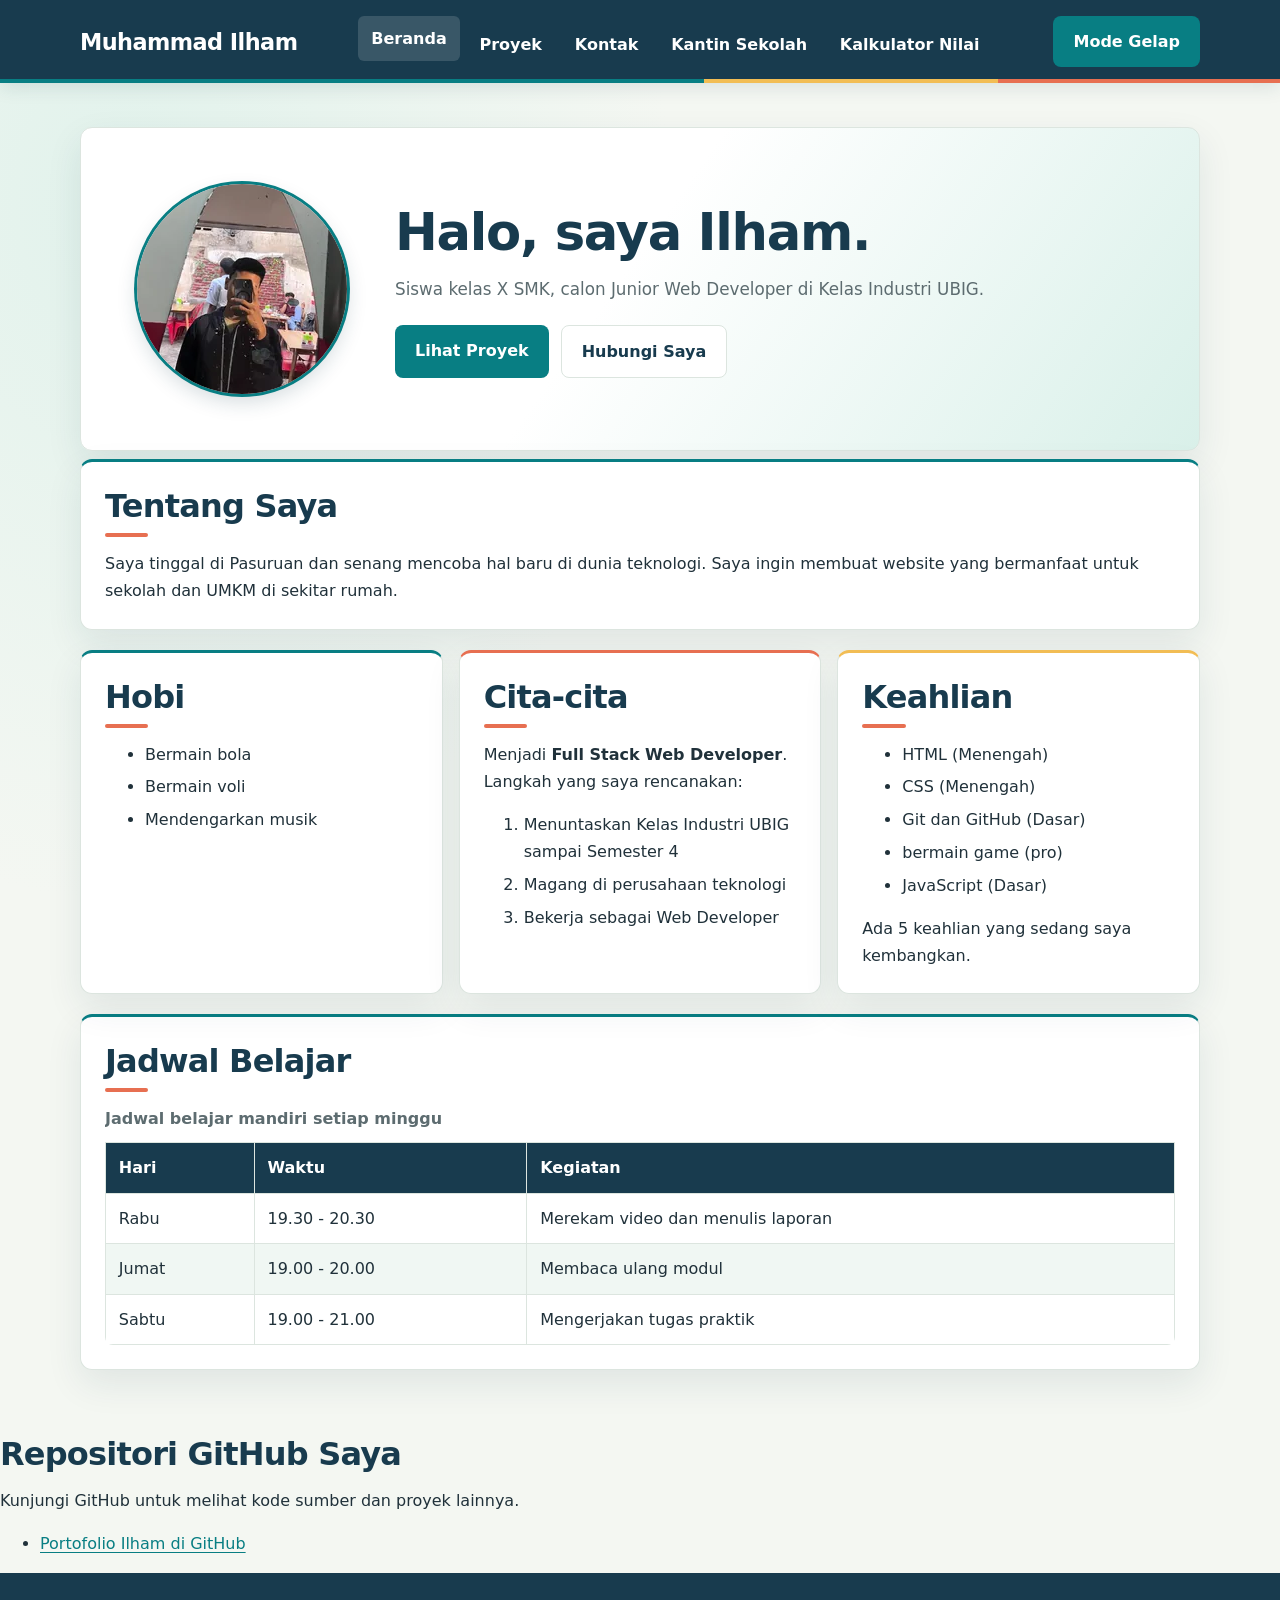
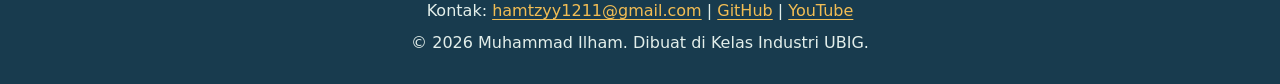
<file: index.html>
<!DOCTYPE html>
<html lang="id">
<head>
  <meta charset="UTF-8">
  <meta name="viewport" content="width=device-width, initial-scale=1.0">
  <title>Muhammad Ilham | Beranda</title>
  <meta name="description" content="Portofolio Muhammad Ilham, siswa SMK yang sedang belajar pengembangan web di Kelas Industri UBIG.">
  <link rel="icon" href="favicon.svg" type="image/svg+xml">
  <link rel="stylesheet" href="css/style.css">
  <script src="js/tema.js" defer></script>
</head>
<body>
  <header>
    <div class="container navbar">
      <h1>Muhammad Ilham</h1>
      <nav class="menu-laptop" aria-label="Navigasi utama">
        <ul>
          <li><a href="index.html" aria-current="page">Beranda</a></li>
          <li><a href="proyek.html">Proyek</a></li>
          <li><a href="kontak.html">Kontak</a></li>
          <li><a href="js/kantin.sekolah/kantin.smkn1.html">Kantin Sekolah</a></li>
          <li><a href="kalkulator.html">Kalkulator Nilai</a></li>
        </ul>
      </nav>
      <!-- Tantangan: menu ponsel yang bisa dibuka-tutup -->
      <details class="menu-ponsel">
        <summary>Menu</summary>
        <nav aria-label="Navigasi utama">
          <ul>
            <li><a href="index.html" aria-current="page">Beranda</a></li>
            <li><a href="proyek.html">Proyek</a></li>
            <li><a href="kontak.html">Kontak</a></li>
            <li><a href="js/kantin.sekolah/kantin.smkn1.html">Kantin Sekolah</a></li>
            <li><a href="kalkulator.html">Kalkulator Nilai</a></li>
          </ul>
        </nav>
      </details>
      <button type="button" id="tombol-tema" aria-label="Ubah tema halaman">Mode Gelap</button>
    </div>
  </header>

  <main>
    <div class="container">
      <section class="hero">
        <img src="foto_saya-210.webp" alt="Foto profil Muhammad Ilham" width="180" height="180" fetchpriority="high">
        <div>
          <h2>Halo, saya Ilham.</h2>
          <p>Siswa kelas X SMK, calon Junior Web Developer di Kelas Industri UBIG.</p>
          <div class="hero-actions">
            <a href="proyek.html" class="tombol">Lihat Proyek</a>
            <a href="kontak.html" class="tombol tombol-sekunder">Hubungi Saya</a>
          </div>
        </div>
      </section>

      <section class="kartu">
        <h2>Tentang Saya</h2>
        <p>Saya tinggal di Pasuruan dan senang mencoba hal baru di dunia teknologi. Saya ingin membuat website yang bermanfaat untuk sekolah dan UMKM di sekitar rumah.</p>
      </section>

      <div class="daftar-kartu">
        <section class="kartu">
          <h2>Hobi</h2>
          <ul>
            <li>Bermain bola</li>
            <li>Bermain voli</li>
            <li>Mendengarkan musik</li>
          </ul>
        </section>

        <section class="kartu">
          <h2>Cita-cita</h2>
          <p>Menjadi <strong>Full Stack Web Developer</strong>. Langkah yang saya rencanakan:</p>
          <ol>
            <li>Menuntaskan Kelas Industri UBIG sampai Semester 4</li>
            <li>Magang di perusahaan teknologi</li>
            <li>Bekerja sebagai Web Developer</li>
          </ol>
        </section>

        <section class="kartu">
          <h2>Keahlian</h2>
          <ul>
            <li>HTML (Menengah)</li>
            <li>CSS (Menengah)</li>
            <li>Git dan GitHub (Dasar)</li>
            <li>bermain game (pro)</li>
            <li>JavaScript (Dasar)</li>
          </ul>
          <p>Ada 5 keahlian yang sedang saya kembangkan.</p>
        </section>
      </div>

      <section class="kartu">
        <h2>Jadwal Belajar</h2>
        <div class="table-scroll">
          <table>
            <caption>Jadwal belajar mandiri setiap minggu</caption>
            <thead>
              <tr>
                <th scope="col">Hari</th>
                <th scope="col">Waktu</th>
                <th scope="col">Kegiatan</th>
              </tr>
            </thead>
            <tbody>
              <tr>
                <td>Rabu</td>
                <td>19.30 - 20.30</td>
                <td>Merekam video dan menulis laporan</td>
              </tr>
              <tr>
                <td>Jumat</td>
                <td>19.00 - 20.00</td>
                <td>Membaca ulang modul</td>
              </tr>
              <tr>
                <td>Sabtu</td>
                <td>19.00 - 21.00</td>
                <td>Mengerjakan tugas praktik</td>
              </tr>
            </tbody>
          </table>
        </div>
      </section>
    </div>
  </main>

  <section class="github-section" aria-labelledby="github-heading">
    <h2 id="github-heading">Repositori GitHub Saya</h2>

    <p>Kunjungi GitHub untuk melihat kode sumber dan proyek lainnya.</p>
    <ul>
      <li><a href="https://github.com/Ilham-Brengsek/portofolio-ilham" target="_blank" rel="noopener noreferrer">Portofolio Ilham di GitHub</a></li>
    </ul>
</section>

  <div id="hasil"></div>

  <footer>
    <p>Kontak: <a href="mailto:hamtzyy1211@gmail.com">hamtzyy1211@gmail.com</a> |
      <a href="https://github.com/Ilham-Brengsek" target="_blank" rel="noopener noreferrer">GitHub</a> |
      <a href="https://youtube.com/@ilham1212-j1l?si=qXObnCH-qGrHHFki" target="_blank" rel="noopener noreferrer">YouTube</a></p>
    <p>&copy; 2026 Muhammad Ilham. Dibuat di Kelas Industri UBIG.</p>
  </footer>
</body>
</html>
</file>
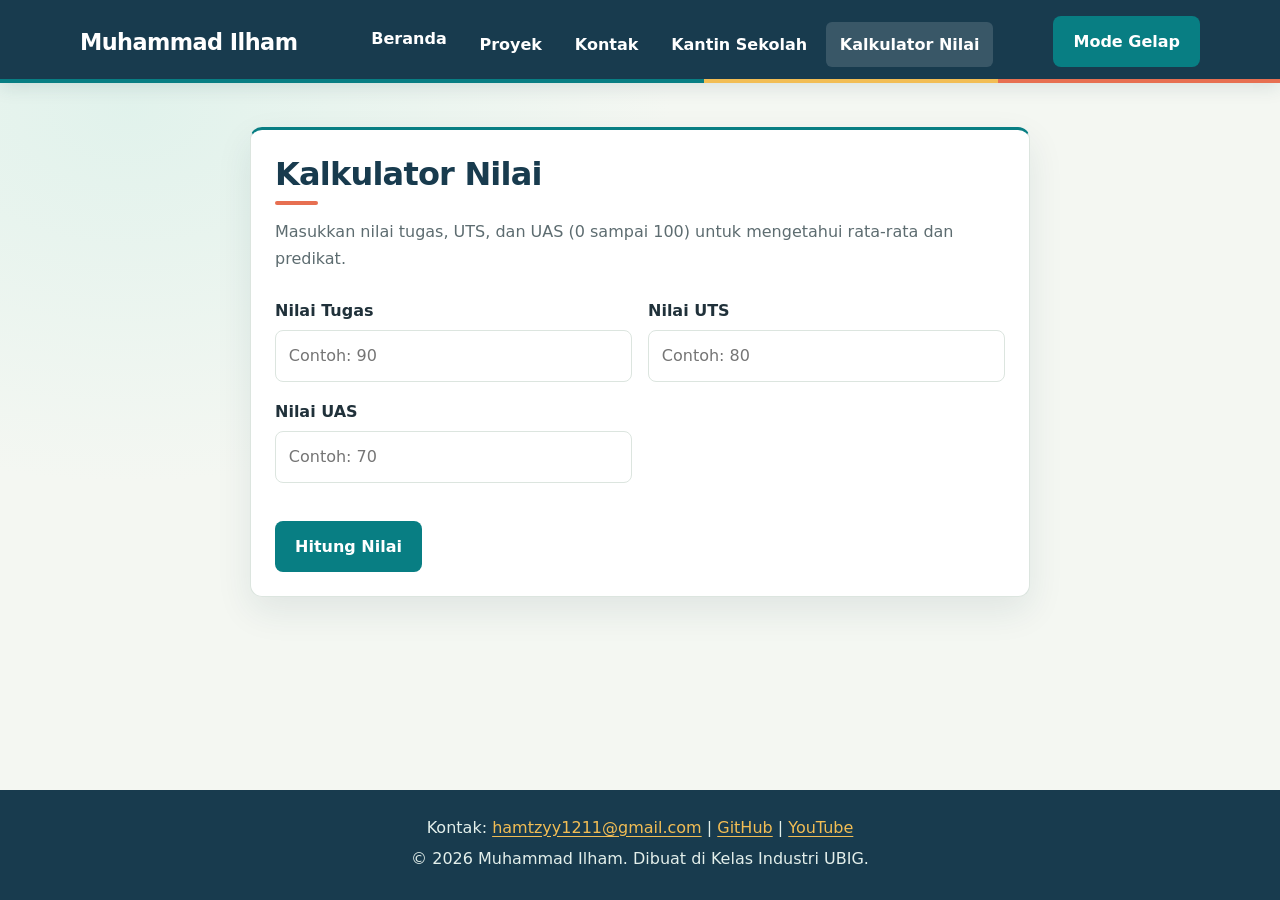
<file: kalkulator.html>
<!DOCTYPE html>
<html lang="id">
<head>
  <meta charset="UTF-8">
  <meta name="viewport" content="width=device-width, initial-scale=1.0">
  <title>Muhammad Ilham | Kalkulator Nilai</title>
  <meta name="description" content="Hitung rata-rata dan predikat nilai tugas, UTS, dan UAS.">
  <link rel="icon" href="favicon.svg" type="image/svg+xml">
  <link rel="stylesheet" href="css/style.css">
  <script src="js/tema.js" defer></script>
  <script src="js/kalkulator.js" defer></script>
</head>
<body>
  <header>
    <div class="container navbar">
      <h1>Muhammad Ilham</h1>
      <nav class="menu-laptop" aria-label="Navigasi utama">
        <ul>
          <li><a href="index.html">Beranda</a></li>
          <li><a href="proyek.html">Proyek</a></li>
          <li><a href="kontak.html">Kontak</a></li>
          <li><a href="js/kantin.sekolah/kantin.smkn1.html">Kantin Sekolah</a></li>
          <li><a href="kalkulator.html" aria-current="page">Kalkulator Nilai</a></li>
        </ul>
      </nav>
      <details class="menu-ponsel">
        <summary>Menu</summary>
        <nav aria-label="Navigasi utama">
          <ul>
            <li><a href="index.html">Beranda</a></li>
            <li><a href="proyek.html">Proyek</a></li>
            <li><a href="kontak.html">Kontak</a></li>
            <li><a href="js/kantin.sekolah/kantin.smkn1.html">Kantin Sekolah</a></li>
            <li><a href="kalkulator.html" aria-current="page">Kalkulator Nilai</a></li>
          </ul>
        </nav>
      </details>
      <button type="button" id="tombol-tema" aria-label="Ubah tema halaman">Mode Gelap</button>
    </div>
  </header>

  <main>
    <div class="container">
      <section class="kartu kontak-card">
        <h2>Kalkulator Nilai</h2>
        <p class="pengantar">Masukkan nilai tugas, UTS, dan UAS (0 sampai 100) untuk mengetahui rata-rata dan predikat.</p>

        <form id="form-kalkulator">
          <div class="form-grid">
            <p class="form-field">
              <label for="tugas">Nilai Tugas</label>
              <input type="number" id="tugas" name="tugas" min="0" max="100" step="any" placeholder="Contoh: 90" required>
            </p>
            <p class="form-field">
              <label for="uts">Nilai UTS</label>
              <input type="number" id="uts" name="uts" min="0" max="100" step="any" placeholder="Contoh: 80" required>
            </p>
            <p class="form-field">
              <label for="uas">Nilai UAS</label>
              <input type="number" id="uas" name="uas" min="0" max="100" step="any" placeholder="Contoh: 70" required>
            </p>
          </div>
          <button type="submit">Hitung Nilai</button>
          <p class="form-status" id="hasil-kalkulator" aria-live="polite" hidden></p>
        </form>
      </section>
    </div>
  </main>

  <footer>
    <p>Kontak: <a href="mailto:hamtzyy1211@gmail.com">hamtzyy1211@gmail.com</a> |
      <a href="https://github.com/Ilham-Brengsek" target="_blank" rel="noopener noreferrer">GitHub</a> |
      <a href="https://youtube.com/@ilham1212-j1l?si=qXObnCH-qGrHHFki" target="_blank" rel="noopener noreferrer">YouTube</a></p>
    <p>&copy; 2026 Muhammad Ilham. Dibuat di Kelas Industri UBIG.</p>
  </footer>
</body>
</html>
</file>
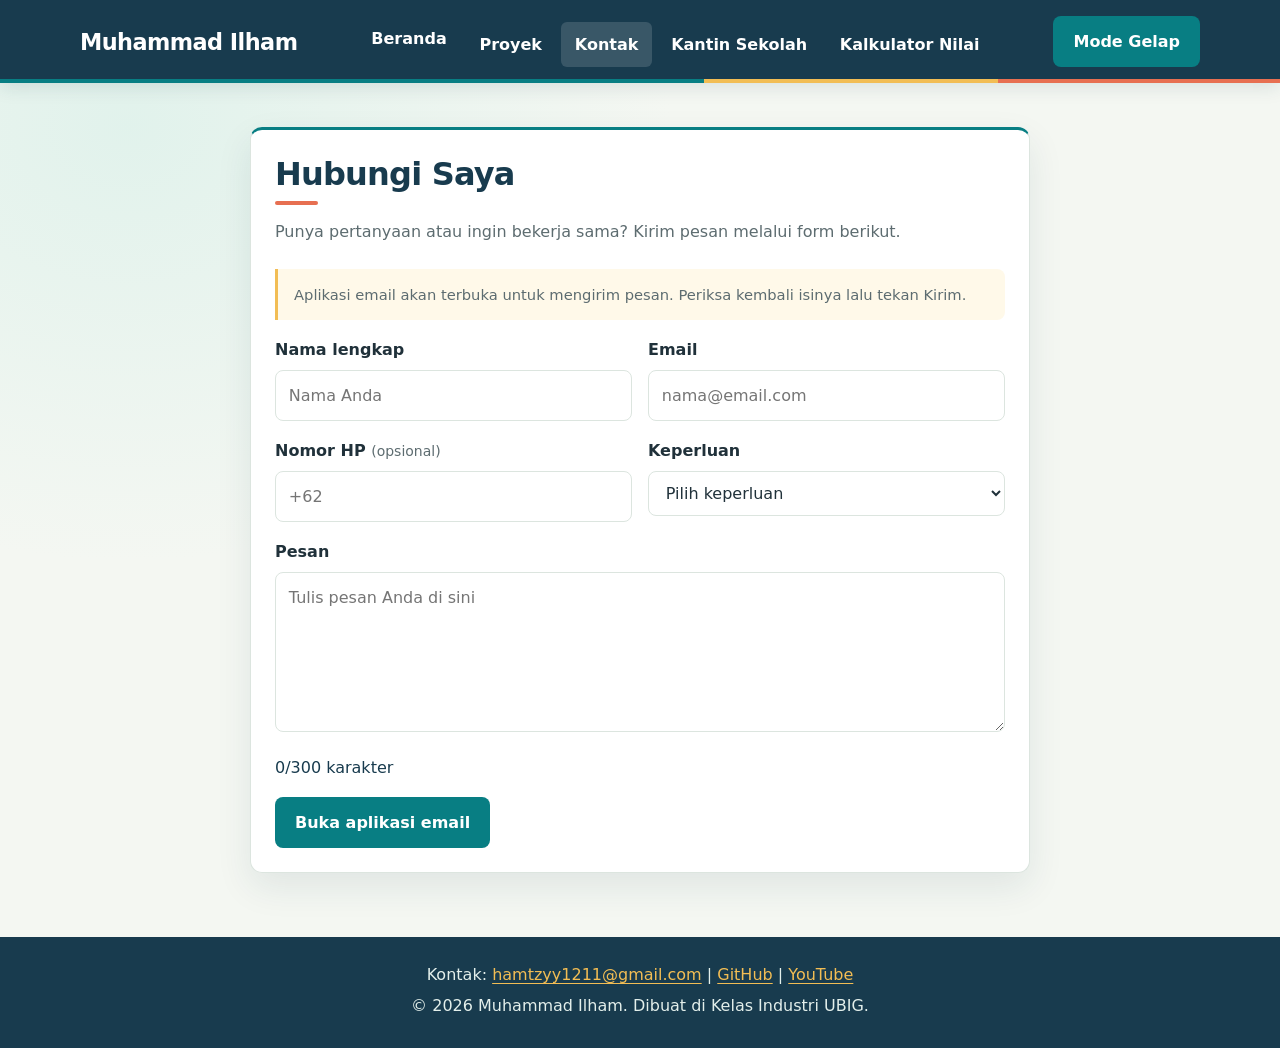
<file: kontak.html>
<!DOCTYPE html>
<html lang="id">
<head>
  <meta charset="UTF-8">
  <meta name="viewport" content="width=device-width, initial-scale=1.0">
  <title>Muhammad Ilham | Kontak</title>
  <meta name="description" content="Hubungi Muhammad Ilham melalui form kontak untuk bertanya atau membicarakan kerja sama proyek.">
  <link rel="icon" href="favicon.svg" type="image/svg+xml">
  <link rel="stylesheet" href="css/style.css">
  <script src="js/tema.js" defer></script>
</head>
<body>
  <header>
    <div class="container navbar">
      <h1>Muhammad Ilham</h1>
      <nav class="menu-laptop" aria-label="Navigasi utama">
        <ul>
          <li><a href="index.html">Beranda</a></li>
          <li><a href="proyek.html">Proyek</a></li>
          <li><a href="kontak.html" aria-current="page">Kontak</a></li>
          <li><a href="js/kantin.sekolah/kantin.smkn1.html">Kantin Sekolah</a></li>
          <li><a href="kalkulator.html">Kalkulator Nilai</a></li>
        </ul>
      </nav>
      <!-- Tantangan: menu ponsel yang bisa dibuka-tutup -->
      <details class="menu-ponsel">
        <summary>Menu</summary>
        <nav aria-label="Navigasi utama">
          <ul>
            <li><a href="index.html">Beranda</a></li>
            <li><a href="proyek.html">Proyek</a></li>
            <li><a href="kontak.html" aria-current="page">Kontak</a></li>
            <li><a href="js/kantin.sekolah/kantin.smkn1.html">Kantin Sekolah</a></li>
            <li><a href="kalkulator.html">Kalkulator Nilai</a></li>
          </ul>
        </nav>
      </details>
      <button type="button" id="tombol-tema" aria-label="Ubah tema halaman">Mode Gelap</button>
    </div>
  </header>

  <main>
    <div class="container">
      <section class="kartu kontak-card">
        <h2>Hubungi Saya</h2>
        <p class="pengantar">Punya pertanyaan atau ingin bekerja sama? Kirim pesan melalui form berikut.</p>
        <p class="catatan-form">Aplikasi email akan terbuka untuk mengirim pesan. Periksa kembali isinya lalu tekan Kirim.</p>

        <form method="post" data-contact-form data-recipient="hamtzyy1211@gmail.com">
          <div class="form-grid">
            <p class="form-field">
              <label for="nama">Nama lengkap</label>
              <input type="text" id="nama" name="nama" placeholder="Nama Anda" autocomplete="name" required>
            </p>
            <p class="form-field">
              <label for="email">Email</label>
              <input type="email" id="email" name="email" placeholder="nama@email.com" autocomplete="email" required>
            </p>
            <p class="form-field">
              <label for="hp">Nomor HP <span class="opsional">(opsional)</span></label>
              <input type="tel" id="hp" name="hp" placeholder="+62" autocomplete="tel">
            </p>
            <p class="form-field">
              <label for="keperluan">Keperluan</label>
              <select id="keperluan" name="keperluan" required>
                <option value="">Pilih keperluan</option>
                <option value="Bertanya">Bertanya</option>
                <option value="Kerja sama proyek">Kerja sama proyek</option>
                <option value="Lainnya">Lainnya</option>
              </select>
            </p>
            <p class="form-field form-field-penuh">
              <label for="pesan">Pesan</label>
              <textarea id="pesan" name="pesan" rows="5" maxlength="300" placeholder="Tulis pesan Anda di sini" required></textarea>
            </p>
          </div>
          <p class="form-status" id="hitung-karakter" role="status" aria-live="polite">0/300 karakter</p>
          <button type="submit">Buka aplikasi email</button>
          <p class="form-status" role="status" aria-live="polite" hidden></p>
        </form>
      </section>
    </div>
  </main>

  <footer>
      <p>Kontak: <a href="mailto:hamtzyy1211@gmail.com">hamtzyy1211@gmail.com</a> |
        <a href="https://github.com/Ilham-Brengsek" target="_blank" rel="noopener noreferrer">GitHub</a> |
        <a href="https://youtube.com/@ilham1212-j1l?si=qXObnCH-qGrHHFki" target="_blank" rel="noopener noreferrer">YouTube</a></p>
    <p>&copy; 2026 Muhammad Ilham. Dibuat di Kelas Industri UBIG.</p>
  </footer>
    <script src="js/kontak.js" defer></script>
</body>
</html>
</file>
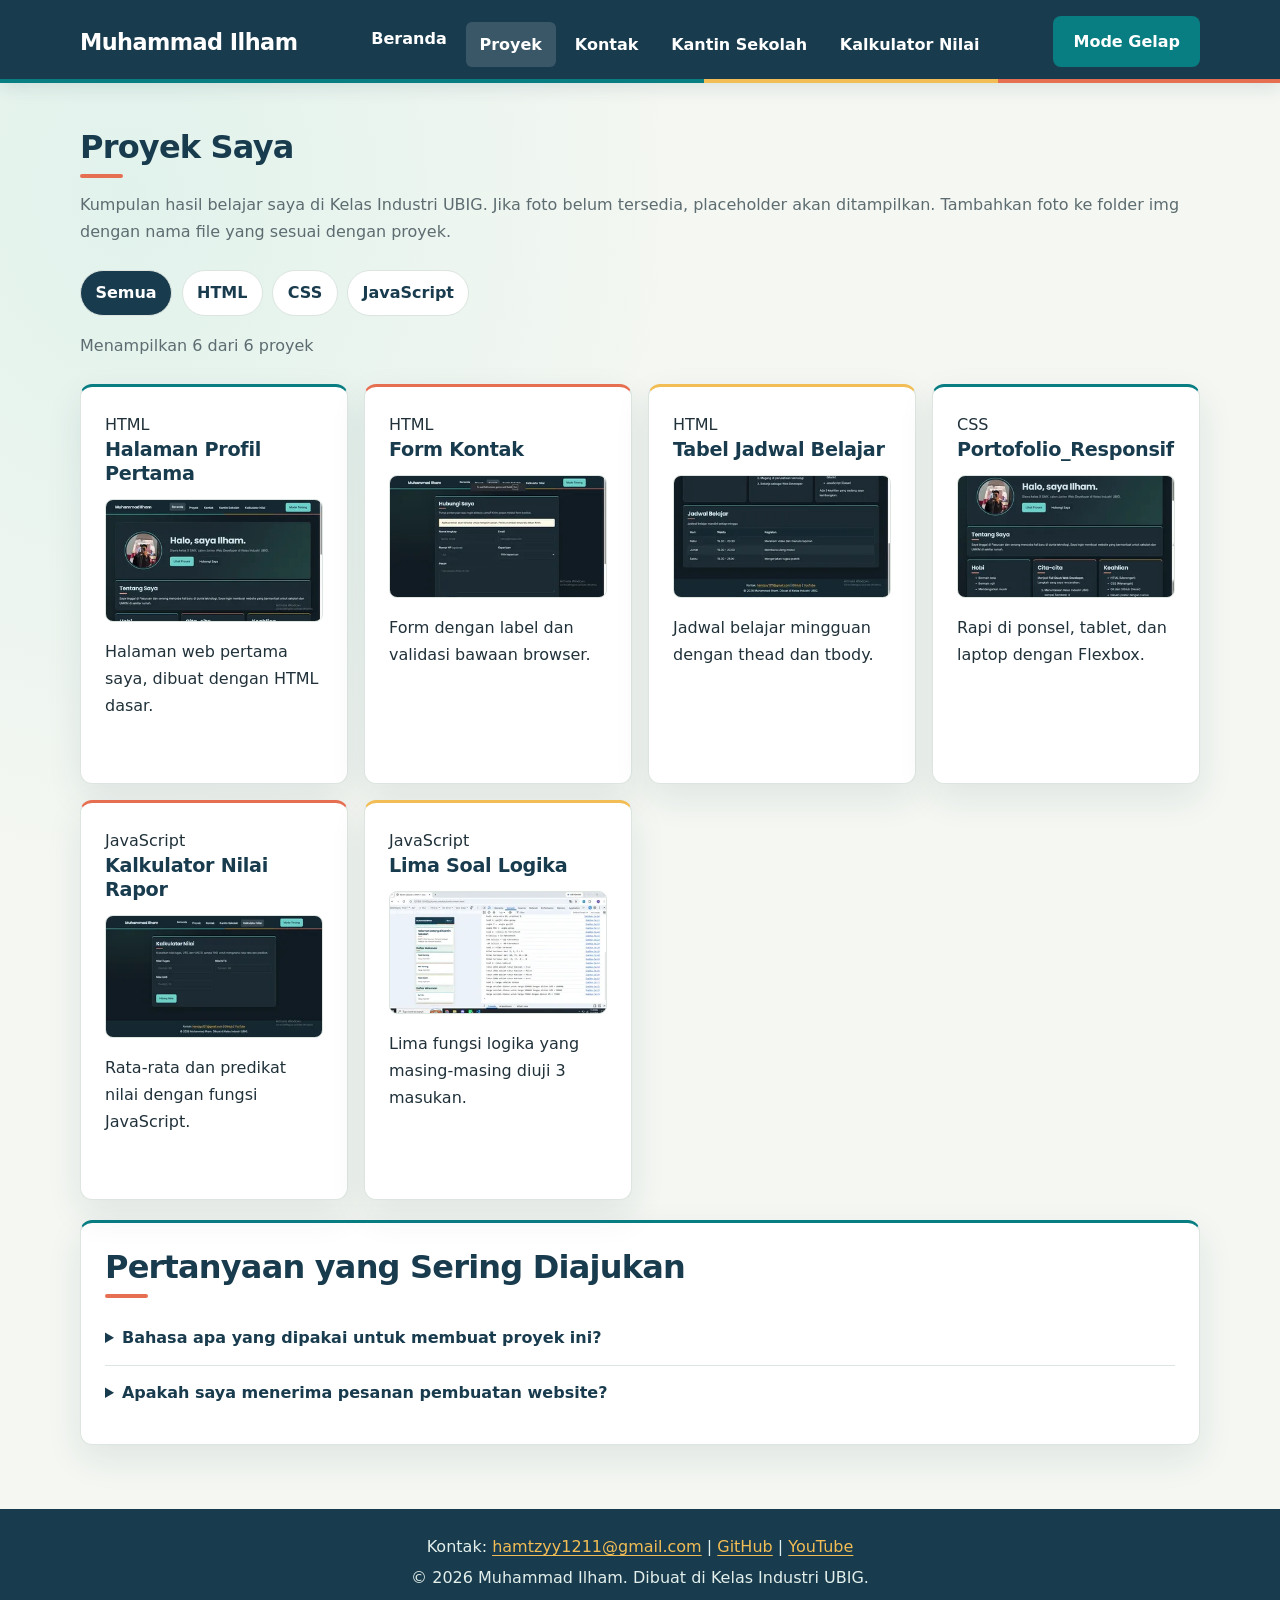
<file: proyek.html>
<!DOCTYPE html>
<html lang="id">
<head>
  <meta charset="UTF-8">
  <meta name="viewport" content="width=device-width, initial-scale=1.0">
  <title>Muhammad Ilham | Proyek</title>
  <meta name="description" content="Lihat proyek latihan web Muhammad Ilham, termasuk halaman profil, form kontak, jadwal belajar, dan kalkulator nilai.">
  <link rel="icon" href="favicon.svg" type="image/svg+xml">
  <link rel="preload" as="image" href="halaman_profil_pertama-360.webp" fetchpriority="high">
  <link rel="stylesheet" href="css/style.css">
  <script src="js/tema.js" defer></script>
  <script src="js/main.js" defer></script>
</head>
<body>
  <header>
    <div class="container navbar">
      <h1>Muhammad Ilham</h1>
      <nav class="menu-laptop" aria-label="Navigasi utama">
        <ul>
          <li><a href="index.html">Beranda</a></li>
          <li><a href="proyek.html" aria-current="page">Proyek</a></li>
          <li><a href="kontak.html">Kontak</a></li>
          <li><a href="js/kantin.sekolah/kantin.smkn1.html">Kantin Sekolah</a></li>
          <li><a href="kalkulator.html">Kalkulator Nilai</a></li>
        </ul>
      </nav>
      <!-- Tantangan: menu ponsel yang bisa dibuka-tutup -->
      <details class="menu-ponsel">
        <summary>Menu</summary>
        <nav aria-label="Navigasi utama">
          <ul>
            <li><a href="index.html">Beranda</a></li>
            <li><a href="proyek.html" aria-current="page">Proyek</a></li>
            <li><a href="kontak.html">Kontak</a></li>
            <li><a href="js/kantin.sekolah/kantin.smkn1.html">Kantin Sekolah</a></li>
            <li><a href="kalkulator.html">Kalkulator Nilai</a></li>
          </ul>
        </nav>
      </details>
      <button type="button" id="tombol-tema">Mode Gelap</button>
    </div>
  </header>

  <main>
    <div class="container">
      <section>
        <h2>Proyek Saya</h2>
        <p class="pengantar">Kumpulan hasil belajar saya di Kelas Industri UBIG. Jika foto belum tersedia, placeholder akan ditampilkan. Tambahkan foto ke folder img dengan nama file yang sesuai dengan proyek.</p>

        <div class="filter-group" role="group" aria-label="Filter proyek">
          <button type="button" class="tombol-filter aktif" id="filter-semua">Semua</button>
          <button type="button" class="tombol-filter" id="filter-html">HTML</button>
          <button type="button" class="tombol-filter" id="filter-css">CSS</button>
          <button type="button" class="tombol-filter" id="filter-js">JavaScript</button>
        </div>
        <p id="jumlah-proyek" class="pengantar" role="status" aria-live="polite">Memuat proyek...</p>
        <div id="daftar-proyek" class="daftar-kartu" aria-busy="true">
          <article class="kartu kartu-placeholder" aria-hidden="true">
            <span class="placeholder-kategori"></span>
            <h3 class="placeholder-judul"></h3>
            <div class="placeholder-gambar"></div>
            <p><span></span><span></span></p>
          </article>
          <article class="kartu kartu-placeholder" aria-hidden="true">
            <span class="placeholder-kategori"></span>
            <h3 class="placeholder-judul"></h3>
            <div class="placeholder-gambar"></div>
            <p><span></span><span></span></p>
          </article>
          <article class="kartu kartu-placeholder" aria-hidden="true">
            <span class="placeholder-kategori"></span>
            <h3 class="placeholder-judul"></h3>
            <div class="placeholder-gambar"></div>
            <p><span></span><span></span></p>
          </article>
          <article class="kartu kartu-placeholder" aria-hidden="true">
            <span class="placeholder-kategori"></span>
            <h3 class="placeholder-judul"></h3>
            <div class="placeholder-gambar"></div>
            <p><span></span><span></span></p>
          </article>
          <article class="kartu kartu-placeholder" aria-hidden="true">
            <span class="placeholder-kategori"></span>
            <h3 class="placeholder-judul"></h3>
            <div class="placeholder-gambar"></div>
            <p><span></span><span></span></p>
          </article>
          <article class="kartu kartu-placeholder" aria-hidden="true">
            <span class="placeholder-kategori"></span>
            <h3 class="placeholder-judul"></h3>
            <div class="placeholder-gambar"></div>
            <p><span></span><span></span></p>
          </article>
        </div>
      </section>

      <!-- FAQ dengan details dan summary -->
      <section class="kartu">
        <h2>Pertanyaan yang Sering Diajukan</h2>
        <details>
          <summary>Bahasa apa yang dipakai untuk membuat proyek ini?</summary>
          <p>Proyek-proyek ini dibuat dengan HTML dan CSS sebagai bagian dari proses belajar pengembangan web.</p>
        </details>
        <details>
          <summary>Apakah saya menerima pesanan pembuatan website?</summary>
          <p>Belum, saya masih belajar. Namun kamu tetap boleh menghubungi saya melalui halaman Kontak.</p>
        </details>
      </section>
    </div>
  </main>

  <footer>
    <p>Kontak: <a href="mailto:hamtzyy1211@gmail.com">hamtzyy1211@gmail.com</a> |
      <a href="https://github.com/Ilham-Brengsek" target="_blank" rel="noopener noreferrer">GitHub</a> |
      <a href="https://youtube.com/@ilham1212-j1l?si=qXObnCH-qGrHHFki" target="_blank" rel="noopener noreferrer">YouTube</a></p>
    <p>&copy; 2026 Muhammad Ilham. Dibuat di Kelas Industri UBIG.</p>
  </footer>
</body>
</html>
</file>
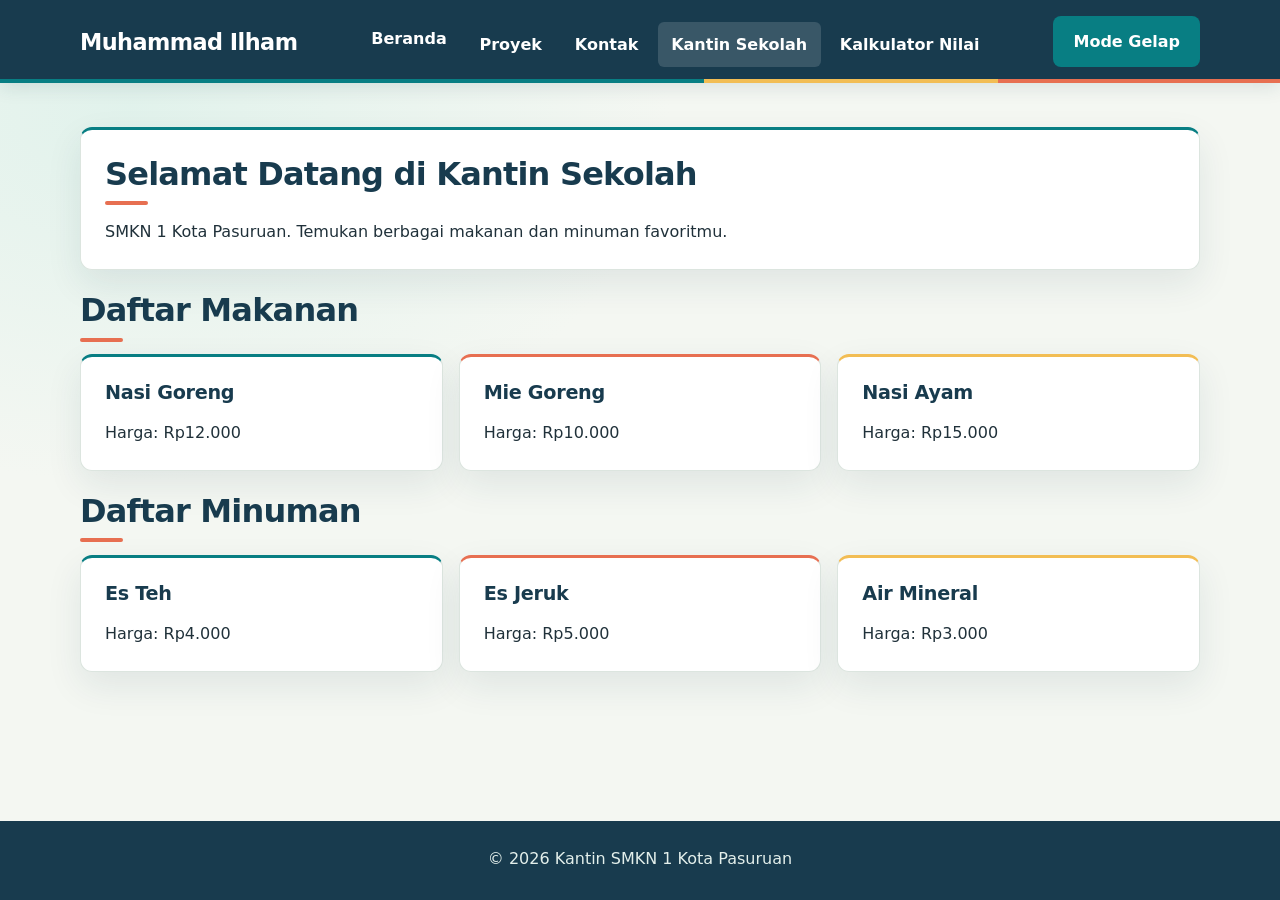
<file: js/kantin.sekolah/kantin.smkn1.html>
<!DOCTYPE html>
<html lang="id">
<head>
    <meta charset="UTF-8">
    <meta name="viewport" content="width=device-width, initial-scale=1.0">
    <title>Kantin Sekolah | SMKN 1 Kota Pasuruan</title>
    <meta name="description" content="Daftar makanan dan minuman di Kantin SMKN 1 Kota Pasuruan.">
    <link rel="icon" href="../../favicon.svg" type="image/svg+xml">
    <link rel="stylesheet" href="../../css/style.css">
    <script src="../tema.js" defer></script>
</head>
<body>

    <header>
        <div class="container navbar">
            <h1>Muhammad Ilham</h1>
            <nav class="menu-laptop" aria-label="Navigasi utama">
                <ul>
                    <li><a href="../../index.html">Beranda</a></li>
                    <li><a href="../../proyek.html">Proyek</a></li>
                    <li><a href="../../kontak.html">Kontak</a></li>
                    <li><a href="kantin.smkn1.html" aria-current="page">Kantin Sekolah</a></li>
                    <li><a href="../../kalkulator.html">Kalkulator Nilai</a></li>
                </ul>
            </nav>
            <details class="menu-ponsel">
                <summary>Menu</summary>
                <nav aria-label="Navigasi utama">
                    <ul>
                        <li><a href="../../index.html">Beranda</a></li>
                        <li><a href="../../proyek.html">Proyek</a></li>
                        <li><a href="../../kontak.html">Kontak</a></li>
                        <li><a href="kantin.smkn1.html" aria-current="page">Kantin Sekolah</a></li>
                        <li><a href="../../kalkulator.html">Kalkulator Nilai</a></li>
                    </ul>
                </nav>
            </details>
            <button type="button" id="tombol-tema" aria-label="Ubah tema halaman">Mode Gelap</button>
        </div>
    </header>

    <main>
        <div class="container">
            <section class="kartu">
                <h2>Selamat Datang di Kantin Sekolah</h2>
                <p>SMKN 1 Kota Pasuruan. Temukan berbagai makanan dan minuman favoritmu.</p>
            </section>

            <section>
                <h2>Daftar Makanan</h2>
                <div class="daftar-kartu">
                    <article class="kartu">
                        <h3>Nasi Goreng</h3>
                        <p>Harga: Rp12.000</p>
                    </article>
                    <article class="kartu">
                        <h3>Mie Goreng</h3>
                        <p>Harga: Rp10.000</p>
                    </article>
                    <article class="kartu">
                        <h3>Nasi Ayam</h3>
                        <p>Harga: Rp15.000</p>
                    </article>
                </div>
            </section>

            <section>
                <h2>Daftar Minuman</h2>
                <div class="daftar-kartu">
                    <article class="kartu">
                        <h3>Es Teh</h3>
                        <p>Harga: Rp4.000</p>
                    </article>
                    <article class="kartu">
                        <h3>Es Jeruk</h3>
                        <p>Harga: Rp5.000</p>
                    </article>
                    <article class="kartu">
                        <h3>Air Mineral</h3>
                        <p>Harga: Rp3.000</p>
                    </article>
                </div>
            </section>
        </div>
    </main>

    <footer>
        <p>&copy; 2026 Kantin SMKN 1 Kota Pasuruan</p>
    </footer>

</body>
</html>
</file>
<file: css/style.css>
:root {
  color-scheme: light;
  --ink: #20313a;
  --muted: #5d6c70;
  --navy: #183b4e;
  --teal: #087e83;
  --teal-light: #d9f0e9;
  --coral: #e76f51;
  --gold: #f2bd54;
  --paper: #f4f7f2;
  --white: #ffffff;
  --line: #dce5df;
  --shadow: 0 14px 36px rgba(24, 59, 78, 0.09);
  --shadow-hover: 0 16px 34px rgba(24, 59, 78, 0.16);
  --radius: 12px;
}

* {
  box-sizing: border-box;
  margin: 0;
}

html {
  scroll-behavior: smooth;
}

body {
  min-height: 100vh;
  display: flex;
  flex-direction: column;
  color: var(--ink);
  background:
    radial-gradient(ellipse at 10% 12%, rgba(217, 240, 233, 0.7), transparent 34rem),
    var(--paper);
  font-family: system-ui, -apple-system, BlinkMacSystemFont, "Segoe UI", sans-serif;
  font-size: 1rem;
  line-height: 1.7;
}

body.gelap {
  color-scheme: dark;
  --ink: #e5edf1;
  --muted: #b6c4ca;
  --navy: #cde2e7;
  --teal: #6dd1cb;
  --teal-light: #23423f;
  --coral: #ff9a7f;
  --gold: #f2bd54;
  --paper: #111b22;
  --white: #1c2a33;
  --line: #344650;
  --shadow: 0 14px 36px rgba(0, 0, 0, 0.2);
  --shadow-hover: 0 16px 34px rgba(0, 0, 0, 0.3);
  background:
    radial-gradient(ellipse at 10% 12%, rgba(35, 66, 63, 0.45), transparent 34rem),
    var(--paper);
}

body.gelap header,
body.gelap th,
body.gelap footer {
  background: #152832;
}

body.gelap header h1,
body.gelap nav a,
body.gelap th {
  color: #e5edf1;
}

body.gelap nav a:hover {
  color: #183b4e;
}

body.gelap .menu-ponsel summary {
  color: #e5edf1;
}

body.gelap .menu-ponsel summary:hover,
body.gelap .menu-ponsel summary:active {
  color: #183b4e;
}

body.gelap .menu-ponsel nav {
  background: #152832;
}

body.gelap .menu-ponsel nav a {
  color: #e5edf1;
}

body.gelap .menu-ponsel nav a:hover {
  color: #183b4e;
}

body.gelap footer a:hover {
  color: #e5edf1;
}

img {
  display: block;
  max-width: 100%;
  height: auto;
}

h1, h2, h3 {
  color: var(--navy);
  font-family: inherit;
  line-height: 1.25;
}

h2 {
  margin-bottom: 0.8rem;
  font-size: 1.75rem;
  letter-spacing: -0.025em;
}

h3 {
  margin-bottom: 0.85rem;
  font-size: 1.2rem;
  letter-spacing: -0.015em;
}

p, ul, ol {
  margin-bottom: 1rem;
}

li + li {
  margin-top: 0.35rem;
}

a {
  color: var(--teal);
  text-underline-offset: 0.2em;
  transition: color 160ms ease, text-decoration-color 160ms ease, transform 160ms ease;
}

a:hover {
  color: var(--coral);
}

a:active {
  text-decoration-thickness: 0.16em;
}

a:focus-visible, button:focus-visible, summary:focus-visible,
input:focus-visible, select:focus-visible, textarea:focus-visible {
  outline: 3px solid var(--gold);
  outline-offset: 3px;
}

.container {
  width: min(100% - 2rem, 1120px);
  margin: 0 auto;
}

header {
  position: relative;
  z-index: 1;
  padding: 1rem 0;
  color: var(--white);
  background: var(--navy);
  box-shadow: 0 4px 18px rgba(24, 59, 78, 0.12);
}

header::after {
  position: absolute;
  right: 0;
  bottom: 0;
  left: 0;
  height: 4px;
  background: linear-gradient(90deg, var(--teal) 0 55%, var(--gold) 55% 78%, var(--coral) 78%);
  content: "";
}

header h1 {
  color: var(--white);
  font-size: clamp(1.15rem, 2vw, 1.4rem);
  letter-spacing: -0.025em;
}

.navbar {
  display: flex;
  flex-wrap: wrap;
  align-items: center;
  justify-content: space-between;
  gap: 0.75rem;
}

nav ul {
  display: flex;
  gap: 0.35rem;
  padding: 0;
  margin: 0;
  list-style: none;
}

nav a {
  display: inline-block;
  padding: 0.55rem 0.85rem;
  border-radius: 6px;
  color: var(--white);
  font-weight: 600;
  text-decoration: none;
  transition: background-color 160ms ease, color 160ms ease, transform 160ms ease;
}

nav a:hover {
  color: var(--navy);
  background: var(--gold);
}

nav a[aria-current="page"] {
  color: var(--white);
  background: rgba(255, 255, 255, 0.14);
}

nav a[aria-current="page"]:hover {
  color: var(--navy);
  background: var(--gold);
}

nav a:active, .tombol:active, button:active {
  transform: scale(0.96);
}

.menu-laptop {
  display: none;
}

.menu-ponsel {
  position: relative;
}

.menu-ponsel summary {
  padding: 0.45rem 0.8rem;
  border: 1px solid rgba(255, 255, 255, 0.55);
  border-radius: 6px;
  font-weight: 600;
  cursor: pointer;
  transition: background-color 160ms ease, color 160ms ease;
  list-style: none;
}

.menu-ponsel summary::-webkit-details-marker {
  display: none;
}

.menu-ponsel summary::after {
  display: inline-block;
  margin-left: 0.5rem;
  content: "+";
  transition: transform 160ms ease;
}

.menu-ponsel[open] summary::after {
  transform: rotate(45deg);
}

.menu-ponsel summary:hover, .menu-ponsel summary:active {
  color: var(--navy);
  background: var(--gold);
}

.menu-ponsel nav {
  position: absolute;
  top: calc(100% + 0.6rem);
  right: 0;
  min-width: 10rem;
  padding: 0.4rem;
  border: 1px solid var(--line);
  border-radius: 6px;
  background: var(--navy);
  box-shadow: var(--shadow);
}

.menu-ponsel ul {
  flex-direction: column;
}

main {
  flex: 1;
  padding: 2rem 0;
}

main > .container > section + section {
  margin-top: 0.5rem;
}

main section > h2:first-child {
  position: relative;
  width: fit-content;
}

main section > h2:first-child::after {
  display: block;
  width: 2.7rem;
  height: 4px;
  margin-top: 0.45rem;
  border-radius: 3px;
  background: var(--coral);
  content: "";
}

.hero {
  display: flex;
  flex-direction: column;
  align-items: center;
  gap: 1.75rem;
  padding: 2rem 1.25rem;
  border: 1px solid var(--line);
  border-radius: var(--radius);
  background: linear-gradient(125deg, var(--white) 48%, var(--teal-light));
  box-shadow: var(--shadow);
  text-align: center;
}

.hero > div {
  max-width: 40rem;
}

.eyebrow {
  margin-bottom: 0.55rem;
  color: var(--teal);
  font-size: 0.8rem;
  font-weight: 700;
  letter-spacing: 0.12em;
  text-transform: uppercase;
}

.hero img {
  width: 168px;
  height: 168px;
  aspect-ratio: 1;
  flex: 0 0 auto;
  border: 0;
  border-radius: 50%;
  background: var(--white);
  object-fit: cover;
  object-position: center 55%;
  box-shadow: 0 0 0 3px var(--teal), 0 8px 20px rgba(24, 59, 78, 0.18);
}

.hero h2 {
  margin-bottom: 0.65rem;
  color: var(--navy);
  font-size: clamp(2rem, 6vw, 3.2rem);
}

.hero p {
  color: var(--muted);
  font-size: 1.05rem;
}

.hero-actions {
  display: flex;
  flex-wrap: wrap;
  justify-content: center;
  gap: 0.75rem;
  margin-top: 1.35rem;
}

.tombol, button {
  display: inline-block;
  padding: 0.75rem 1.25rem;
  border: 0;
  border-radius: 8px;
  color: var(--white);
  background: var(--teal);
  font: inherit;
  font-weight: 700;
  text-decoration: none;
  cursor: pointer;
  transition: transform 160ms ease, background-color 160ms ease, box-shadow 160ms ease, color 160ms ease;
}

.tombol:hover, button:hover {
  transform: translateY(-2px);
  background: var(--coral);
  box-shadow: 0 7px 16px rgba(231, 111, 81, 0.2);
}

.tombol-sekunder {
  border: 1px solid var(--line);
  color: var(--navy);
  background: var(--white);
}

.tombol-sekunder:hover {
  border-color: var(--teal);
  color: var(--white);
  background: var(--navy);
  box-shadow: 0 7px 16px rgba(24, 59, 78, 0.16);
}

.tombol-ke-atas,
.tombol-ke-atas[hidden] {
  display: none;
}

.tombol-ke-atas:not([hidden]) {
  position: fixed;
  left: 50%;
  bottom: max(1rem, env(safe-area-inset-bottom));
  z-index: 2;
  display: block;
  width: max-content;
  padding: 0.65rem 1.25rem;
  border: 1px solid var(--line);
  border-radius: 999px;
  box-shadow: var(--shadow);
  translate: -50% 0;
}

.kartu {
  padding: 1.25rem;
  margin-bottom: 1.25rem;
  border: 1px solid var(--line);
  border-top: 3px solid var(--teal);
  border-radius: var(--radius);
  background: var(--white);
  box-shadow: var(--shadow);
}

.kartu p:last-child, .kartu ul:last-child, .kartu ol:last-child {
  margin-bottom: 0;
}

.daftar-kartu {
  display: grid;
  grid-template-columns: repeat(auto-fit, minmax(min(100%, 240px), 1fr));
  gap: 1rem;
  margin-bottom: 1.25rem;
}

.daftar-kartu .kartu {
  margin-bottom: 0;
}

.daftar-kartu .kartu:nth-child(3n + 2) {
  border-top-color: var(--coral);
}

.daftar-kartu .kartu:nth-child(3n) {
  border-top-color: var(--gold);
}

#daftar-proyek > .kartu {
  min-height: 25rem;
}

.kartu-placeholder {
  pointer-events: none;
}

.placeholder-kategori,
.placeholder-judul,
.placeholder-gambar,
.kartu-placeholder p span {
  display: block;
  border-radius: 4px;
  background: var(--teal-light);
}

.placeholder-kategori {
  width: 4.5rem;
  height: 1.7rem;
}

.placeholder-judul {
  height: 1.5rem;
}

.placeholder-gambar {
  aspect-ratio: 16 / 9;
  margin-bottom: 1rem;
  border-radius: 8px;
}

.kartu-placeholder p {
  margin-bottom: 0;
}

.kartu-placeholder p span {
  height: 1.7rem;
  background: linear-gradient(transparent 25%, var(--teal-light) 25% 75%, transparent 75%);
}

.kartu-placeholder p span:last-child {
  width: 72%;
}

.pengantar {
  margin-bottom: 1.5rem;
  color: var(--muted);
}

.filter-group {
  display: flex;
  flex-wrap: wrap;
  gap: 0.6rem;
  margin-bottom: 1rem;
}

.tombol-filter {
  padding: 0.55rem 0.9rem;
  border: 1px solid var(--line);
  border-radius: 999px;
  background: var(--white);
  color: var(--navy);
  font-weight: 700;
}

.tombol-filter.aktif {
  background: var(--navy);
  color: var(--white);
}

article img {
  width: 100%;
  aspect-ratio: 16 / 9;
  margin-bottom: 1rem;
  border: 1px solid var(--line);
  border-radius: 8px;
  background: var(--teal-light);
  object-fit: cover;
}

.table-scroll {
  overflow-x: auto;
}

table {
  width: 100%;
  min-width: 520px;
  border-collapse: collapse;
  overflow: hidden;
  border-radius: 8px;
}

caption {
  padding-bottom: 0.6rem;
  color: var(--muted);
  font-weight: 600;
  text-align: left;
}

th, td {
  padding: 0.7rem 0.8rem;
  border: 1px solid var(--line);
  text-align: left;
}

th {
  color: var(--white);
  background: var(--navy);
}

tbody tr:nth-child(even) {
  background: #f0f7f3;
}

body.gelap tbody tr:nth-child(even) {
  background: #22323a;
}

label {
  font-weight: 600;
}

input, select, textarea {
  width: 100%;
  min-width: 0;
  padding: 0.7rem 0.8rem;
  margin-top: 0.4rem;
  border: 1px solid var(--line);
  border-radius: 8px;
  color: var(--ink);
  background: var(--white);
  font: inherit;
  transition: border-color 160ms ease, box-shadow 160ms ease, background-color 160ms ease;
}

input:focus, select:focus, textarea:focus {
  border-color: var(--teal);
  background: var(--white);
  box-shadow: 0 0 0 3px rgba(8, 126, 131, 0.12);
}

textarea {
  resize: vertical;
}

.kontak-card {
  max-width: 780px;
  margin-right: auto;
  margin-left: auto;
}

.catatan-form {
  padding: 0.8rem 1rem;
  border-left: 3px solid var(--gold);
  border-radius: 0 8px 8px 0;
  color: var(--muted);
  background: #fff9e9;
  font-size: 0.92rem;
}

body.gelap .catatan-form {
  color: #000000;
}

.form-grid {
  display: grid;
  grid-template-columns: repeat(2, minmax(0, 1fr));
  gap: 0 1rem;
}

#form-kalkulator > button[type="submit"] {
  margin-top: 1cm;
}

.form-field {
  margin-bottom: 1rem;
}

.form-field label {
  display: block;
}

.form-field-penuh {
  grid-column: 1 / -1;
}

.opsional {
  color: var(--muted);
  font-size: 0.875rem;
  font-weight: 400;
}

.form-status {
  padding-top: 0.85rem;
  color: var(--navy);
}

.form-status[hidden] {
  display: none;
}

.kartu details {
  padding: 0.85rem 0;
  border-bottom: 1px solid var(--line);
}

.kartu details:last-child {
  border-bottom: 0;
}

.kartu summary {
  color: var(--navy);
  font-weight: 700;
  cursor: pointer;
}

.kartu details p {
  padding-top: 0.65rem;
  margin-bottom: 0;
  color: var(--muted);
}

footer {
  padding: 1.5rem 1rem;
  color: #e3efeb;
  background: var(--navy);
  text-align: center;
}

footer a {
  color: var(--gold);
}

footer a:hover {
  color: var(--white);
}

footer p {
  margin-bottom: 0.25rem;
}

@media (min-width: 768px) {
  .menu-laptop {
    display: block;
  }

  .menu-ponsel {
    display: none;
  }

  main {
    padding: 2.75rem 0;
  }

  .hero {
    flex-direction: row;
    gap: 3rem;
    padding: clamp(2rem, 5vw, 3.5rem);
    text-align: left;
  }

  .hero-actions {
    justify-content: flex-start;
  }

  .hero img {
    flex-basis: 210px;
    width: 210px;
    height: 210px;
  }

  h2 {
    font-size: 2rem;
  }

  .kartu {
    padding: 1.5rem;
  }
}

@media (max-width: 520px) {
  .container {
    width: min(100% - 1.25rem, 1120px);
  }

  .form-grid {
    grid-template-columns: 1fr;
  }

  .form-field-penuh {
    grid-column: auto;
  }

  th, td {
    padding: 0.55rem 0.45rem;
    font-size: 0.88rem;
  }
}

@media (prefers-reduced-motion: reduce) {
  *, *::before, *::after {
    scroll-behavior: auto !important;
    transition-duration: 0.01ms !important;
    animation-duration: 0.01ms !important;
    animation-iteration-count: 1 !important;
  }
}
</file>
